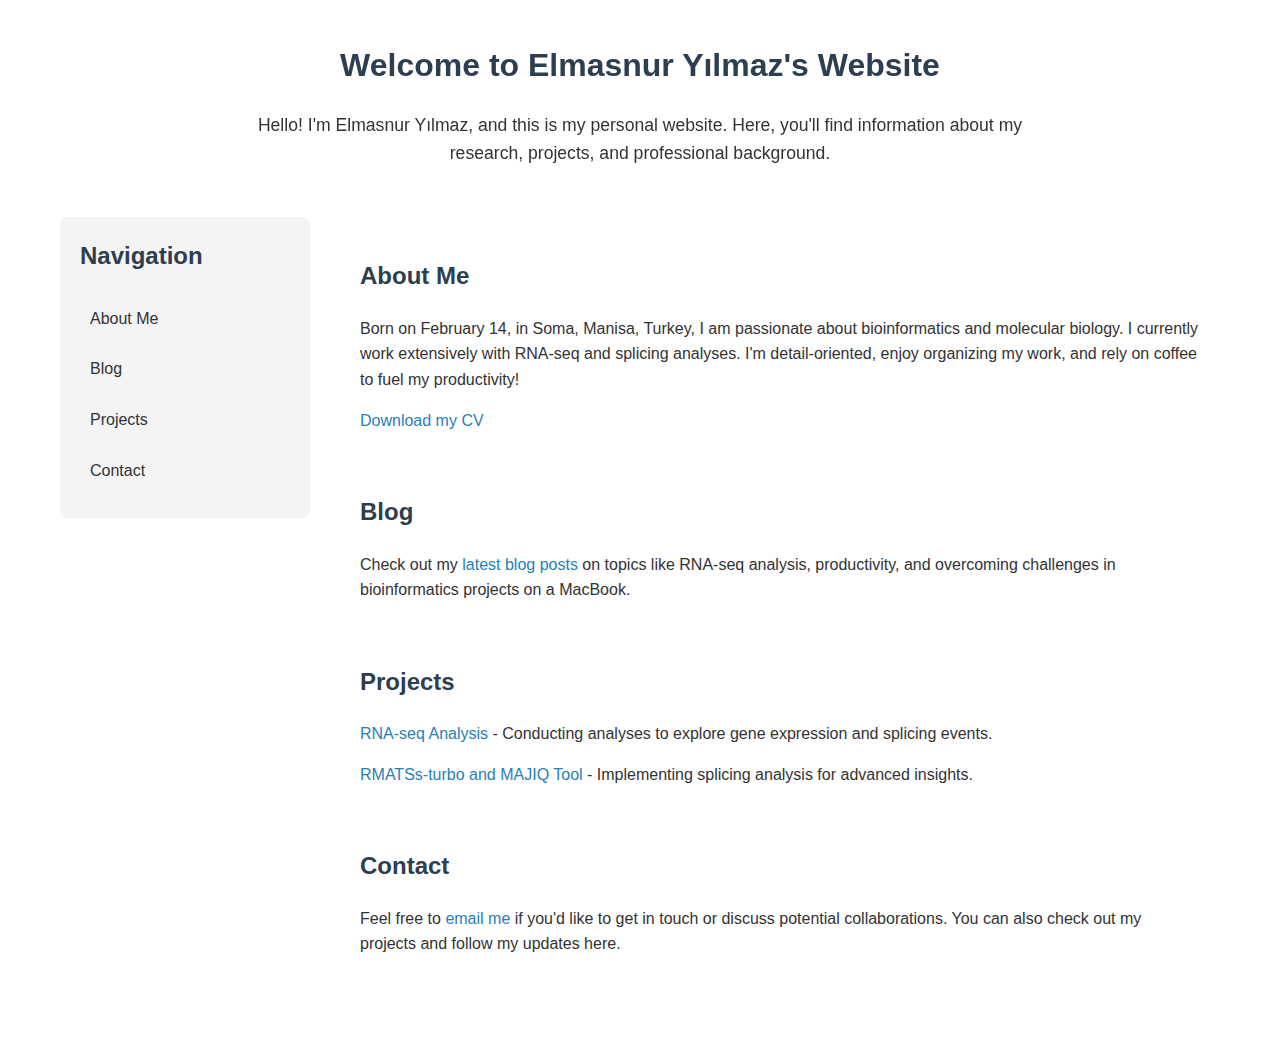
<file: index.html>
<!DOCTYPE html>
<html lang="en">
<head>
    <meta charset="UTF-8">
    <meta name="viewport" content="width=device-width, initial-scale=1.0">
    <title>Elmasnur Yılmaz's Personal Website</title>
    <style>
        * {
            margin: 0;
            padding: 0;
            box-sizing: border-box;
            scroll-behavior: smooth;
        }

        html {
            scroll-padding-top: 100px;
        }

        body {
            font-family: Arial, sans-serif;
            line-height: 1.6;
            color: #333;
            max-width: 1200px;
            margin: 0 auto;
            padding: 20px;
        }

        .welcome-section {
            text-align: center;
            padding: 20px;
            margin-bottom: 30px;
            background-color: rgba(255, 255, 255, 0.95);
            position: sticky;
            top: 0;
            z-index: 100;
        }

        .welcome-section h1 {
            color: #2c3e50;
            margin-bottom: 20px;
            font-size: 2em;
        }

        .welcome-section p {
            max-width: 800px;
            margin: 0 auto;
            font-size: 1.1em;
        }

        .page-container {
            display: grid;
            grid-template-columns: 250px 1fr;
            gap: 30px;
            margin-top: 30px;
        }

        .sidebar {
            background-color: #f4f4f4;
            padding: 20px;
            border-radius: 8px;
            height: fit-content;
            position: sticky;
            top: 200px;
        }

        .sidebar h2 {
            color: #2c3e50;
            margin-bottom: 20px;
        }

        .sidebar a {
            display: block;
            padding: 10px;
            color: #333;
            text-decoration: none;
            margin-bottom: 5px;
            border-radius: 4px;
            transition: all 0.3s ease;
        }

        .sidebar a:hover {
            background-color: #ddd;
            transform: translateX(5px);
        }

        .content {
            background-color: #fff;
            padding: 20px;
        }

        .content section {
            margin-bottom: 40px;
            padding-top: 20px;
        }

        .content h2 {
            color: #2c3e50;
            margin-bottom: 20px;
        }

        .content p {
            margin-bottom: 15px;
        }

        ul {
            list-style-type: none;
        }

        ul li {
            margin: 15px 0;
        }

        a {
            color: #2980b9;
            text-decoration: none;
        }

        a:hover {
            text-decoration: underline;
        }

        .sidebar a.active {
            background-color: #ddd;
        }

        /* Mobile Responsive Styles */
        @media screen and (max-width: 768px) {
            body {
                padding: 10px;
            }

            .welcome-section {
                padding: 15px 10px;
            }

            .welcome-section h1 {
                font-size: 1.5em;
            }

            .welcome-section p {
                font-size: 1em;
            }

            .page-container {
                grid-template-columns: 1fr;
                gap: 20px;
            }

            .sidebar {
                position: static;
                margin-bottom: 20px;
            }

            .sidebar a {
                padding: 15px 10px;
                margin-bottom: 8px;
                text-align: center;
                background-color: #f8f9fa;
                border: 1px solid #dee2e6;
            }

            .content {
                padding: 15px;
            }

            .content section {
                margin-bottom: 30px;
            }
        }

        /* Small Mobile Devices */
        @media screen and (max-width: 480px) {
            .welcome-section h1 {
                font-size: 1.3em;
            }

            .content {
                padding: 10px;
            }
        }
    </style>
</head>
<body>
    <!-- Rest of your HTML remains the same -->
    <div class="welcome-section">
        <h1>Welcome to Elmasnur Yılmaz's Website</h1>
        <p>Hello! I'm Elmasnur Yılmaz, and this is my personal website. Here, you'll find information about my research, projects, and professional background.</p>
    </div>

    <div class="page-container">
        <aside class="sidebar">
            <h2>Navigation</h2>
            <a href="#about">About Me</a>
            <a href="#blog">Blog</a>
            <a href="#projects">Projects</a>
            <a href="#contact">Contact</a>
        </aside>

        <main class="content">
            <section id="about">
                <h2>About Me</h2>
                <p>Born on February 14, in Soma, Manisa, Turkey, I am passionate about bioinformatics and molecular biology. I currently work extensively with RNA-seq and splicing analyses. I'm detail-oriented, enjoy organizing my work, and rely on coffee to fuel my productivity!</p>
                <a href="https://elmasnuryilmaz.github.io/cv.pdf" download>Download my CV</a>
            </section>

            <section id="blog">
                <h2>Blog</h2>
                <p>Check out my <a href="blog.html">latest blog posts</a> on topics like RNA-seq analysis, productivity, and overcoming challenges in bioinformatics projects on a MacBook.</p>
            </section>

            <section id="projects">
                <h2>Projects</h2>
                <ul>
                    <li><a href="#">RNA-seq Analysis</a> - Conducting analyses to explore gene expression and splicing events.</li>
                    <li><a href="#">RMATSs-turbo and MAJIQ Tool</a> - Implementing splicing analysis for advanced insights.</li>
                </ul>
            </section>

            <section id="contact">
                <h2>Contact</h2>
                <p>Feel free to <a href="mailto:elmasnrylmz@gmail.com">email me</a> if you'd like to get in touch or discuss potential collaborations. You can also check out my projects and follow my updates here.</p>
            </section>
        </main>
    </div>

    <script>
        document.addEventListener('DOMContentLoaded', function() {
            const sections = document.querySelectorAll('section');
            const navLinks = document.querySelectorAll('.sidebar a');

            window.addEventListener('scroll', () => {
                let current = '';
                sections.forEach(section => {
                    const sectionTop = section.offsetTop;
                    const sectionHeight = section.clientHeight;
                    if (pageYOffset >= sectionTop - 150) {
                        current = section.getAttribute('id');
                    }
                });

                navLinks.forEach(link => {
                    link.classList.remove('active');
                    if (link.getAttribute('href').substring(1) === current) {
                        link.classList.add('active');
                    }
                });
            });
        });
    </script>
</body>
</html>
</file>
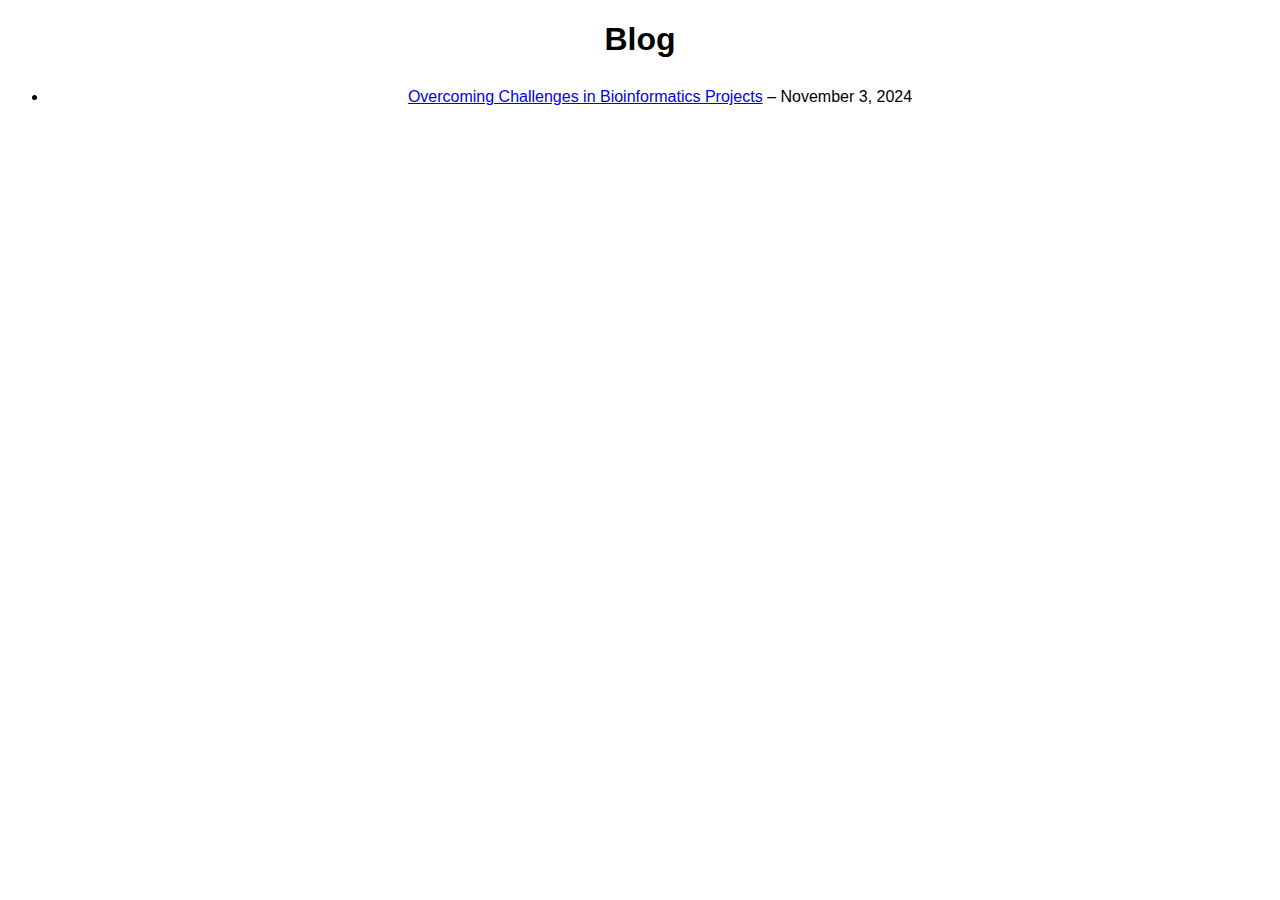
<file: blog.html>
<!DOCTYPE html>
<html lang="en">
<head>
    <meta charset="UTF-8">
    <meta name="viewport" content="width=device-width, initial-scale=1.0">
    <title>Blog – Elmasnur Yılmaz</title>
    <style>
        /* CSS styles added here */
        body {
            font-family: Arial, sans-serif;
        }

        header {
            text-align: center;
            margin-top: 20px;
        }

        .blog-entries {
            margin-top: 30px;
            text-align: center;
        }
    </style>
</head>
<body>
    <header>
        <h1>Blog</h1>
    </header>
    <section class="blog-entries">
        <ul>
            <li><a href="post1.html">Overcoming Challenges in Bioinformatics Projects</a> – November 3, 2024</li>
            <!-- Add more posts here as needed -->
        </ul>
    </section>
</body>
</html>
</file>
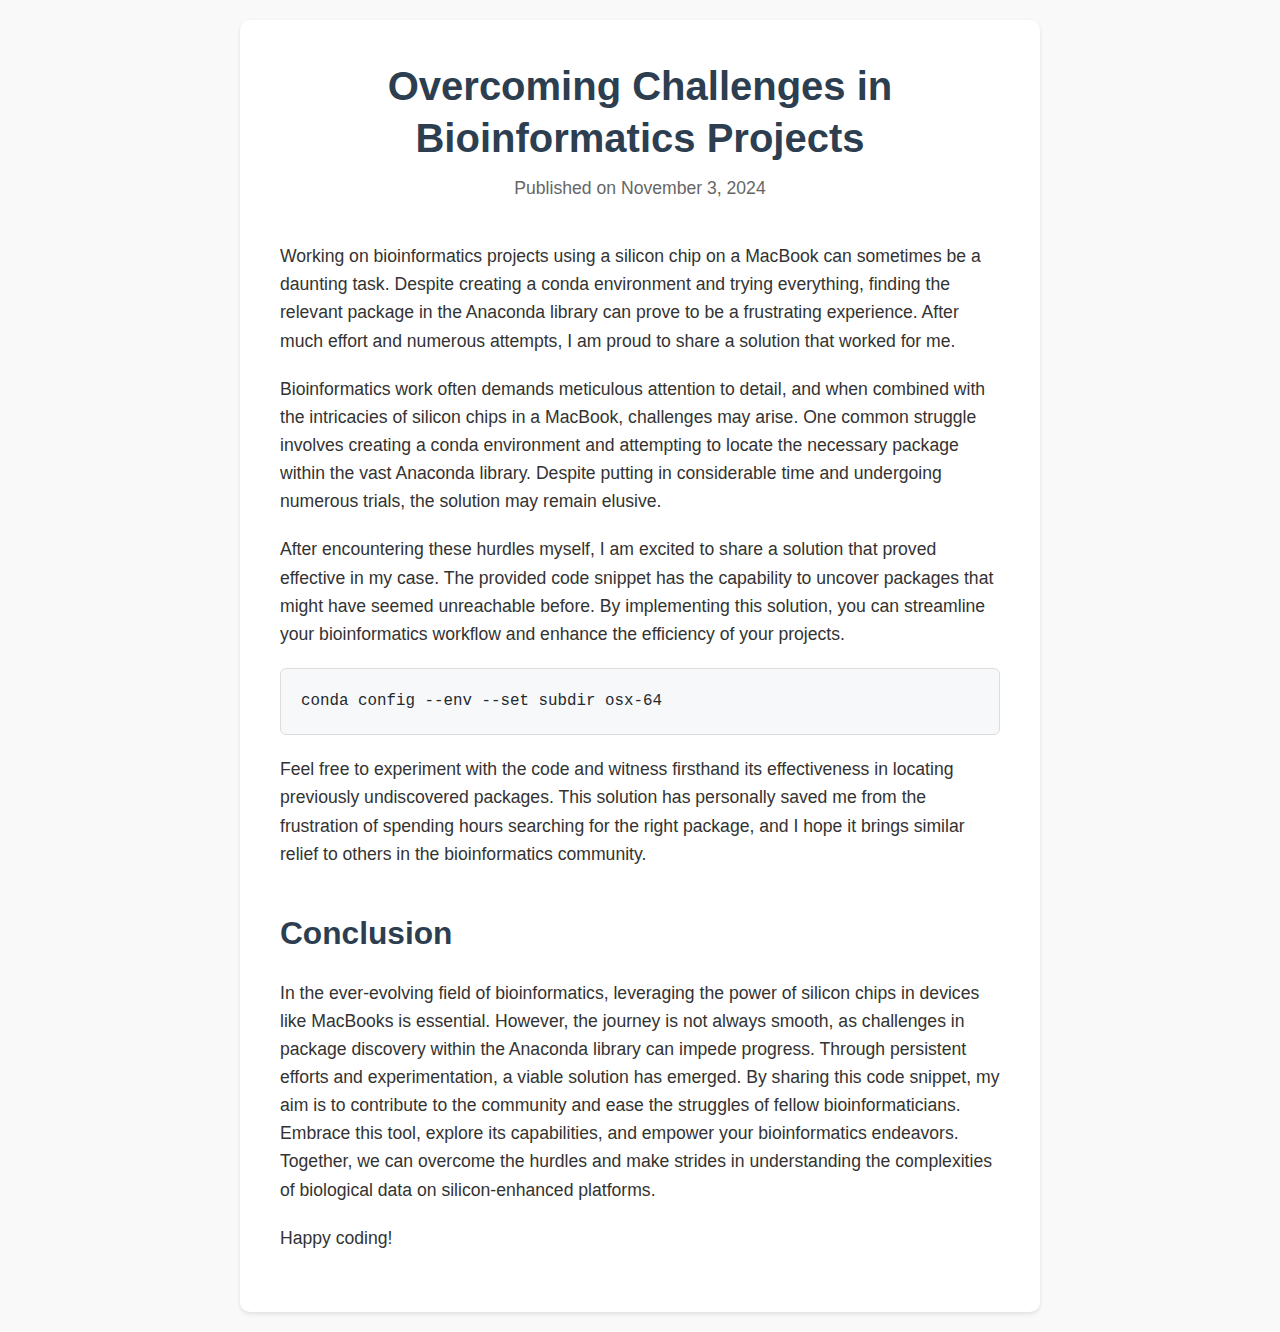
<file: post1.html>
<!DOCTYPE html>
<html lang="en">
<head>
    <meta charset="UTF-8">
    <meta name="viewport" content="width=device-width, initial-scale=1.0">
    <title>Overcoming Challenges in Bioinformatics Projects</title>
    <style>
        /* Base styles */
        * {
            margin: 0;
            padding: 0;
            box-sizing: border-box;
        }

        body {
            font-family: -apple-system, BlinkMacSystemFont, 'Segoe UI', Roboto, Oxygen, Ubuntu, Cantarell, sans-serif;
            line-height: 1.6;
            color: #333;
            background-color: #f9f9f9;
            padding: 20px;
        }

        /* Container for better readability */
        .container {
            max-width: 800px;
            margin: 0 auto;
            background-color: white;
            padding: 40px;
            border-radius: 10px;
            box-shadow: 0 2px 4px rgba(0, 0, 0, 0.1);
        }

        /* Header styles */
        header {
            margin-bottom: 40px;
            text-align: center;
        }

        h1 {
            color: #2c3e50;
            font-size: 2.5em;
            margin-bottom: 10px;
            line-height: 1.3;
        }

        header p {
            color: #666;
            font-size: 1.1em;
        }

        /* Article styles */
        article {
            font-size: 1.1em;
        }

        article p {
            margin-bottom: 20px;
        }

        h2 {
            color: #2c3e50;
            margin: 40px 0 20px 0;
            font-size: 1.8em;
        }

        /* Code block styles */
        pre {
            background-color: #f6f8fa;
            border-radius: 6px;
            padding: 20px;
            overflow-x: auto;
            margin: 20px 0;
            border: 1px solid #ddd;
        }

        code {
            font-family: 'Monaco', 'Consolas', monospace;
            font-size: 0.9em;
            color: #24292e;
        }

        /* Mobile responsive styles */
        @media screen and (max-width: 768px) {
            body {
                padding: 10px;
            }

            .container {
                padding: 20px;
            }

            h1 {
                font-size: 2em;
            }

            article {
                font-size: 1em;
            }

            pre {
                padding: 15px;
            }
        }

        /* Small mobile devices */
        @media screen and (max-width: 480px) {
            .container {
                padding: 15px;
            }

            h1 {
                font-size: 1.8em;
            }

            h2 {
                font-size: 1.5em;
            }

            pre {
                padding: 10px;
                font-size: 0.9em;
            }
        }
    </style>
</head>
<body>
    <div class="container">
        <header>
            <h1>Overcoming Challenges in Bioinformatics Projects</h1>
            <p>Published on November 3, 2024</p>
        </header>
        <article>
            <p>Working on bioinformatics projects using a silicon chip on a MacBook can sometimes be a daunting task. Despite creating a conda environment and trying everything, finding the relevant package in the Anaconda library can prove to be a frustrating experience. After much effort and numerous attempts, I am proud to share a solution that worked for me.</p>
            <p>Bioinformatics work often demands meticulous attention to detail, and when combined with the intricacies of silicon chips in a MacBook, challenges may arise. One common struggle involves creating a conda environment and attempting to locate the necessary package within the vast Anaconda library. Despite putting in considerable time and undergoing numerous trials, the solution may remain elusive.</p>
            <p>After encountering these hurdles myself, I am excited to share a solution that proved effective in my case. The provided code snippet has the capability to uncover packages that might have seemed unreachable before. By implementing this solution, you can streamline your bioinformatics workflow and enhance the efficiency of your projects.</p>
            <pre><code>conda config --env --set subdir osx-64</code></pre>
            <p>Feel free to experiment with the code and witness firsthand its effectiveness in locating previously undiscovered packages. This solution has personally saved me from the frustration of spending hours searching for the right package, and I hope it brings similar relief to others in the bioinformatics community.</p>
            <h2>Conclusion</h2>
            <p>In the ever-evolving field of bioinformatics, leveraging the power of silicon chips in devices like MacBooks is essential. However, the journey is not always smooth, as challenges in package discovery within the Anaconda library can impede progress. Through persistent efforts and experimentation, a viable solution has emerged. By sharing this code snippet, my aim is to contribute to the community and ease the struggles of fellow bioinformaticians. Embrace this tool, explore its capabilities, and empower your bioinformatics endeavors. Together, we can overcome the hurdles and make strides in understanding the complexities of biological data on silicon-enhanced platforms.</p>
            <p>Happy coding!</p>
        </article>
    </div>
</body>
</html>
</file>
